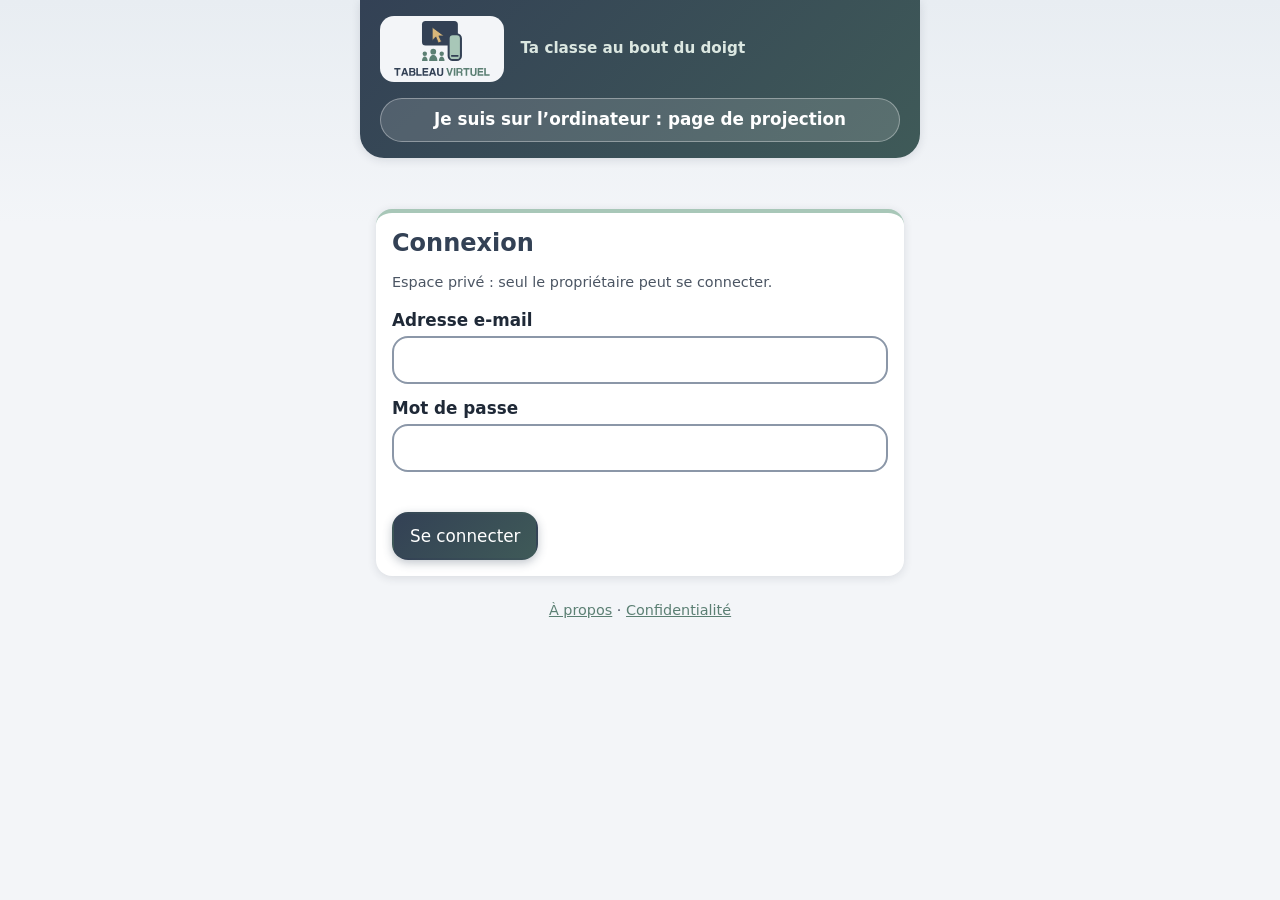
<file: index.html>
<!doctype html>
<!--
  Tableau Virtuel — télécommande (téléphone du propriétaire)
  Auteur : Tom Rougeaud · réalisé avec l’aide de l’IA : Claude Sonnet 5.5 · Licence : CC BY-NC 4.0
-->
<html lang="fr">
<head>
  <meta charset="utf-8">
  <meta name="viewport" content="width=device-width, initial-scale=1, viewport-fit=cover">
  <title>Tableau Virtuel</title>
  <meta http-equiv="Content-Security-Policy" content="default-src 'none'; script-src 'self'; style-src 'self'; img-src 'self' data: blob:; connect-src https://*.supabase.co wss://*.supabase.co; media-src blob:; manifest-src 'self'; worker-src 'self'; base-uri 'none'; form-action 'none'">
  <meta name="referrer" content="no-referrer">
  <meta name="theme-color" content="#334155">
  <link rel="manifest" href="manifest.webmanifest">
  <link rel="icon" type="image/png" href="img/icone-installation-192.png">
  <link rel="apple-touch-icon" href="img/apple-touch-icon-180.png">
  <link rel="stylesheet" href="css/style.css">
</head>
<body>
<div class="appli">
  <header class="entete">
    <img src="img/logo-icone-nom-une-ligne.svg" alt="Tableau Virtuel">
    <p class="slogan">Ta classe au bout du doigt</p>
    <a class="lien-pc" href="projection.html">Je suis sur l’ordinateur : page de projection</a>
  </header>

  <p id="msgGlobal" class="msg" role="status" aria-live="polite" title="Appuie pour fermer"></p>
  <p id="bandeauMaj" class="msg ok cache">Une nouvelle version est disponible. <button type="button" id="bMaj">Mettre à jour maintenant</button></p>

  <!-- 1. Connexion -->
  <section id="vueConnexion" class="cache" aria-labelledby="tConnexion">
    <div class="carte">
      <h1 id="tConnexion">Connexion</h1>
      <p class="petit">Espace privé : seul le propriétaire peut se connecter.</p>
      <form id="formConnexion">
        <label for="email">Adresse e-mail</label>
        <input id="email" type="email" autocomplete="username" required>
        <label for="mdp">Mot de passe</label>
        <input id="mdp" type="password" autocomplete="current-password" required>
        <p class="msg erreur" id="msgConnexion" role="alert"></p>
        <button type="submit" class="principal" id="bConnexion">Se connecter</button>
      </form>
    </div>
  </section>

  <!-- 2. Double authentification -->
  <section id="vueMfa" class="cache" aria-labelledby="tMfa">
    <div class="carte">
      <h1 id="tMfa">Double authentification</h1>
      <p class="intro-mfa">Pour protéger ton espace, chaque connexion demande un <strong>code à 6 chiffres</strong> donné par une appli d’authentification. Ce code change toutes les 30 secondes.</p>
      <div id="blocMfaCreer" class="cache qr-mfa">
        <h2>Première fois : 3 étapes</h2>
        <ol class="etapes">
          <li><strong>Installe une appli d’authentification</strong> sur ton téléphone, si tu n’en as pas : Google Authenticator, Microsoft Authenticator, 2FAS, Aegis ou ton gestionnaire de mots de passe.</li>
          <li><strong>Ajoute ce compte dans l’appli.</strong> Ouvre l’appli, appuie sur « + », puis choisis « Scanner un code QR » et vise le code ci-dessous.</li>
          <li><strong>Saisis le code à 6 chiffres</strong> que l’appli affiche pour « Tableau Virtuel », puis appuie sur « Valider ».</li>
        </ol>
        <img id="mfaQr" alt="Code QR à scanner avec l’appli d’authentification">
        <details class="aide-mfa">
          <summary>Je suis sur le téléphone qui affiche ce code : je ne peux pas le scanner</summary>
          <p>Deux solutions :</p>
          <p><a id="mfaOuvrir" class="bouton cache" href="#">Ouvrir dans mon appli d’authentification</a></p>
          <p class="petit">ou, dans l’appli, choisis « Saisir une clé de configuration » et colle cette clé :</p>
          <p class="secret-mfa" id="mfaSecret"></p>
          <button type="button" id="bMfaCopier">Copier la clé</button>
        </details>
      </div>
      <div id="blocMfaConnu" class="cache">
        <h2>Ton code du jour</h2>
        <ol class="etapes">
          <li>Ouvre ton appli d’authentification (Google Authenticator ou autre).</li>
          <li>Cherche la ligne « Tableau Virtuel ».</li>
          <li>Recopie le code à 6 chiffres ci-dessous.</li>
        </ol>
        <p class="petit">Plus d’accès à l’appli ? Appuie sur « Retour » puis demande de l’aide au propriétaire du projet.</p>
      </div>
      <form id="formMfa">
        <label for="codeMfa">Code à 6 chiffres</label>
        <input id="codeMfa" type="text" inputmode="numeric" pattern="[0-9]{6}" maxlength="6" autocomplete="one-time-code" required>
        <p class="msg erreur" id="msgMfa" role="alert"></p>
        <button type="submit" class="principal">Valider</button>
        <button type="button" id="bMfaRetour">Retour</button>
      </form>
    </div>
  </section>

  <!-- 3. Accueil -->
  <section id="vueAccueil" class="cache" aria-labelledby="tAccueil">
    <div class="carte">
      <h1 id="tAccueil">Rattacher un ordinateur</h1>
      <ol class="etapes">
        <li>Sur l’ordinateur, ouvre la page de projection.</li>
        <li>Appuie sur « Scanner le QR code » et vise l’écran de l’ordinateur.</li>
        <li>Compare le code de contrôle, puis confirme ici.</li>
      </ol>
      <button type="button" class="principal gros" id="bScanner"><span aria-hidden="true">▣</span> Scanner le QR code</button>
      <p class="petit">Le QR code seul ne permet jamais de piloter l’ordinateur : il faut ce téléphone connecté et vérifié.</p>
    </div>
    <div class="carte">
      <h2>Ordinateurs rattachés</h2>
      <ul class="liste-contenus" id="listePc"></ul>
      <p class="petit" id="aucunPc">Aucun ordinateur rattaché.</p>
      <div class="rangee">
        <button type="button" id="bActualiser">Actualiser</button>
        <button type="button" id="bToutRevoquer" class="danger">Tout révoquer</button>
      </div>
    </div>
    <div class="carte">
      <h2>Réglages</h2>
      <label for="duree">Durée d’une session</label>
      <select id="duree" autocomplete="off">
        <option value="120">2 heures</option>
        <option value="240" selected>4 heures</option>
        <option value="480">8 heures</option>
        <option value="720">12 heures (maximum)</option>
      </select>
      <p class="petit js-etat-maj" role="status" aria-live="polite"></p>
      <div class="rangee">
        <button type="button" class="js-chercher-maj">Rechercher une mise à jour</button>
        <button type="button" class="js-forcer-maj">Forcer la mise à jour</button>
        <button type="button" id="bInstaller">Installer l’appli</button>
        <button type="button" id="bExporter">Exporter mes réglages</button>
        <button type="button" id="bImporter">Importer</button>
        <input type="file" id="fichierImport" class="visuel-cache" accept="application/json,.json" autocomplete="off" tabindex="-1" aria-hidden="true">
      </div>
      <div class="rangee">
        <button type="button" id="bEffacer" class="danger">Effacer les données de cet appareil</button>
        <button type="button" id="bDeconnexion">Se déconnecter</button>
      </div>
    </div>
  </section>

  <!-- 4. Rattachement : comparaison du code de contrôle -->
  <section id="vueScanner" class="cache" aria-labelledby="tScanner">
    <div class="carte">
      <h1 id="tScanner">Scanner le QR code</h1>
      <video id="videoScan" class="video-scan" playsinline muted aria-label="Image de la caméra"></video>
      <p class="msg" id="msgScan" role="status" aria-live="polite"></p>
      <p class="petit">La caméra en direct ne s’ouvre pas ? Prends plutôt une photo du QR code :</p>
      <button type="button" id="bScanPhoto">Prendre une photo du QR code</button>
      <input type="file" id="fichierScan" class="visuel-cache" accept="image/*" capture="environment" autocomplete="off" tabindex="-1" aria-hidden="true">
      <label for="saisieLien">Ou colle ici le lien affiché sous le QR code</label>
      <input id="saisieLien" type="text" autocomplete="off" autocapitalize="off" spellcheck="false">
      <div class="rangee">
        <button type="button" id="bScanLien">Utiliser ce lien</button>
        <button type="button" class="danger" id="bScanAnnuler">Annuler</button>
      </div>
      <p class="petit">La caméra reste sur cet appareil : rien n’est enregistré ni envoyé.</p>
    </div>
  </section>
  <section id="vueRattacher" class="cache" aria-labelledby="tRattacher">
    <div class="carte">
      <h1 id="tRattacher">Vérifie le code</h1>
      <p>Regarde l’écran de l’ordinateur : il affiche un code à 4 chiffres. Saisis-le ici.</p>
      <label for="saisieCode">Code vu sur l’ordinateur</label>
      <input id="saisieCode" type="text" inputmode="numeric" pattern="[0-9]{4}" maxlength="4" autocomplete="off">
      <p class="msg" id="msgRattacher" role="status"></p>
      <div class="rangee">
        <button type="button" class="sauge" id="bIdentiques">Valider et approuver</button>
        <button type="button" class="danger" id="bDifferents">Annuler</button>
      </div>
    </div>
  </section>

  <!-- 5. Télécommande -->
  <section id="vueTelecommande" class="cache" aria-label="Télécommande">
    <div id="tele" class="tele">
      <!-- Aperçu de l’écran du PC : on pose le laser directement dessus -->
      <div class="zone-laser">
        <div class="zone-centre" id="zoneCentre">
          <div id="pave" role="application" aria-label="Aperçu de l’écran de l’ordinateur : touche ou glisse pour placer le laser ; deux doigts pour faire défiler la page">
            <div id="vue">
              <img id="apercu" alt="Aperçu de l’écran de l’ordinateur" class="cache">
              <span id="croix" class="croix cache"></span>
            </div>
            <p id="apercuTexte">Aperçu de l’écran en cours de chargement…</p>
          </div>
        </div>
        <div class="barre-clic">
          <button type="button" id="bClicG" class="principal">Clic gauche</button>
          <button type="button" id="bClicD">Clic droit</button>
          <button type="button" id="bMasquer">Masquer le laser</button>
        </div>
        <div id="barreTexte" class="barre-texte cache">
          <input id="champTexte" type="text" maxlength="500" autocomplete="off" autocapitalize="off" spellcheck="false" aria-label="Texte à écrire dans le champ affiché sur l’écran">
          <button type="button" id="bEntree">Entrée</button>
        </div>
        <p id="infoEtat" class="petit" role="status" aria-live="polite">En attente de l’ordinateur…</p>
        <p id="infoZoom" class="petit" role="status" aria-live="polite"></p>
      </div>
      <!-- Menus -->
      <div class="menu">
        <div class="onglets" role="tablist" aria-label="Menus de la télécommande">
          <button type="button" role="tab" data-onglet="nav" aria-selected="true">Navigation</button>
          <button type="button" role="tab" data-onglet="onglets" aria-selected="false">Onglets</button>
          <button type="button" role="tab" data-onglet="fav" aria-selected="false">Favoris</button>
          <button type="button" role="tab" data-onglet="opt" aria-selected="false">Options</button>
        </div>
        <div id="p-nav" class="panneau-menu">
          <div class="grille">
            <button type="button" id="bPrec">◀ Précédent</button>
            <button type="button" id="bSuiv">Suivant ▶</button>
            <button type="button" id="bContPrec">⏮ Contenu préc.</button>
            <button type="button" id="bContSuiv">Contenu suiv. ⏭</button>
            <button type="button" id="bZoomMoins">Zoom −</button>
            <button type="button" id="bZoomPlus">Zoom +</button>
            <button type="button" id="bHaut">▲ Défiler</button>
            <button type="button" id="bBas">▼ Défiler</button>
            <button type="button" id="bLecture">Lecture / pause</button>
            <button type="button" id="bNoir">Écran noir</button>
            <button type="button" id="bSautMoins">⏪ 10 s</button>
            <button type="button" id="bSautPlus">10 s ⏩</button>
          </div>
          <div id="blocPageTel" class="cache">
            <label for="champPageTel">Aller à la page <span id="totalPages"></span></label>
            <div class="rangee"><input id="champPageTel" type="number" min="1" step="1" inputmode="numeric" autocomplete="off"><button type="button" id="bAllerPageTel" class="principal">Aller</button></div>
          </div>
          <label for="champMsg">Message à l’écran</label>
          <div class="rangee"><input id="champMsg" type="text" maxlength="500" autocomplete="off"><button type="button" id="bMsg">Envoyer</button></div>
        </div>
        <div id="p-onglets" class="panneau-menu cache">
          <ul class="liste-contenus" id="listeOnglets"></ul>
          <p class="petit" id="aucunOnglet">Aucun contenu ouvert. Ouvre un site ci-dessous ou ajoute des contenus sur l’ordinateur.</p>
          <button type="button" id="bToutFermer" class="danger">Tout fermer</button>
          <label for="champUrl">Ouvrir un site</label>
          <div class="rangee"><input id="champUrl" type="url" inputmode="url" value="https://" autocomplete="off" autocapitalize="off" spellcheck="false"><button type="button" id="bUrl">Ouvrir</button></div>
          <p class="petit">« 🖥️ » : ouvert depuis le PC · « 📱 » : ouvert depuis le téléphone. Certains sites (YouTube, Google…) refusent l’affichage : utilise alors « Afficher un onglet du navigateur » sur le PC.</p>
        </div>
        <div id="p-fav" class="panneau-menu cache">
          <ul class="liste-contenus" id="listeFavoris"></ul>
          <p class="petit" id="aucunFavori">Aucun favori. Ajoute un lien ou un fichier ci-dessous : ils restent sur ce téléphone.</p>
          <div id="envoi" class="cache"><p id="envoiTexte" class="petit" role="status"></p><button type="button" id="bAnnulerEnvoi">Annuler l’envoi</button></div>
          <label for="favNom">Nom du lien (facultatif)</label>
          <input id="favNom" type="text" maxlength="60" autocomplete="off">
          <label for="favUrl">Adresse du lien</label>
          <div class="rangee"><input id="favUrl" type="url" inputmode="url" value="https://" autocomplete="off" autocapitalize="off" spellcheck="false"><button type="button" id="bAjoutLien">Ajouter</button></div>
          <div class="rangee"><button type="button" id="bAjoutFichier">Ajouter un fichier (image, PDF, HTML, vidéo)</button></div>
          <input type="file" id="favFichier" class="visuel-cache" accept=".pdf,.png,.jpg,.jpeg,.gif,.webp,.html,.htm,.mp4,.webm" autocomplete="off" tabindex="-1" aria-hidden="true">
          <p class="petit">Appuyer sur un favori l’envoie au PC (25 Mo au plus par fichier).</p>
          <h2>Suggestions</h2>
          <p class="petit">« ★ » ajoute aux favoris, « Ouvrir » l’affiche tout de suite sur le PC.</p>
          <div id="suggestions"></div>
        </div>
        <div id="p-opt" class="panneau-menu cache">
          <label for="optCote">Boutons et menus</label>
          <select id="optCote" autocomplete="off"><option value="droite">À droite (laser à gauche)</option><option value="gauche">À gauche (laser à droite)</option></select>
          <label for="optMode">Laser</label>
          <select id="optMode" autocomplete="off"><option value="relatif">Souris : le doigt déplace le laser, sans viser (conseillé)</option><option value="direct">Direct : le laser va là où je touche</option></select>
          <label for="optSens">Sensibilité de la souris <strong id="valSens">× 1.2</strong></label>
          <input type="range" id="optSens" min="0.3" max="4" step="0.1" value="1.2" autocomplete="off" aria-describedby="aideSens">
          <p id="aideSens" class="petit">Plus bas : le pointeur bouge moins vite (plus précis). Plus haut : il traverse l’écran plus vite.</p>
          <label for="optOrient">Orientation de la télécommande</label>
          <select id="optOrient" autocomplete="off"><option value="paysage">Paysage (tourne le téléphone)</option><option value="portrait">Portrait (aperçu pleine largeur)</option></select>
          <p class="petit astuce-gestes">Astuce : pose deux doigts sur l’aperçu et glisse, la page défile sur le PC.</p>
          <label class="case"><input type="checkbox" id="optTap" autocomplete="off"> Un appui bref = clic gauche</label>
          <label class="case"><input type="checkbox" id="optPlein" autocomplete="off"> Plein écran automatique (Android)</label>
          <div class="rangee"><button type="button" id="bPleinEcran">Plein écran et paysage</button></div>
          <h2>Mise à jour</h2>
          <p class="petit js-etat-maj" role="status" aria-live="polite"></p>
          <div class="rangee">
            <button type="button" class="js-chercher-maj">Rechercher une mise à jour</button>
            <button type="button" class="js-forcer-maj">Forcer la mise à jour</button>
          </div>
          <div class="rangee">
            <button type="button" id="bFin" class="danger">Terminer cette session</button>
            <button type="button" id="bRetourAccueil">Accueil</button>
          </div>
        </div>
      </div>
    </div>
  </section>

  <footer class="pied petit">
    <a href="a-propos.html">À propos</a> · <a href="confidentialite.html">Confidentialité</a>
  </footer>
</div>

<!-- Fenêtre d’installation (accessible : <dialog> gère le focus et la touche Échap) -->
<dialog id="dlgInstall" aria-labelledby="tInstall">
  <h2 id="tInstall">Installer l’appli</h2>
  <p>Ajoute Tableau Virtuel à l’écran d’accueil pour l’ouvrir comme une appli. Rien n’est envoyé à un tiers.</p>
  <div id="installIos" class="cache">
    <p>Sur iPhone et iPad (Safari) :</p>
    <svg width="160" height="60" viewBox="0 0 160 60" role="img" aria-label="Icône Partager : un carré avec une flèche vers le haut">
      <rect x="10" y="20" width="36" height="34" rx="6" fill="none" stroke="#334155" stroke-width="3"/>
      <path d="M28 40V6M18 16L28 6L38 16" fill="none" stroke="#334155" stroke-width="3" stroke-linecap="round" stroke-linejoin="round"/>
      <text x="60" y="38" font-size="14" fill="#334155" font-family="system-ui, sans-serif">Partager</text>
    </svg>
    <ol><li>Appuie sur « Partager ».</li><li>Choisis « Sur l’écran d’accueil ».</li><li>Appuie sur « Ajouter ».</li></ol>
  </div>
  <p id="installAutre" class="cache petit">Si le bouton ne fait rien, ouvre le menu du navigateur et choisis « Installer l’appli » ou « Ajouter à l’écran d’accueil ».</p>
  <div class="rangee">
    <button type="button" class="principal" id="bInstallerOui">Installer l’appli</button>
    <button type="button" id="bInstallerPlusTard">Plus tard</button>
    <button type="button" id="bInstallerJamais">Ne plus proposer</button>
  </div>
</dialog>

<script src="js/lib/supabase.js"></script>
<script src="js/lib/jsQR.js"></script>
<script src="js/config.js"></script>
<script src="js/crypto.js"></script>
<script src="js/proto.js"></script>
<script src="js/suggestions.js"></script>
<script src="js/transfert.js"></script>
<script src="js/remote.js"></script>
<script src="js/pwa.js"></script>
<script src="js/maj.js"></script>
</body>
</html>
</file>
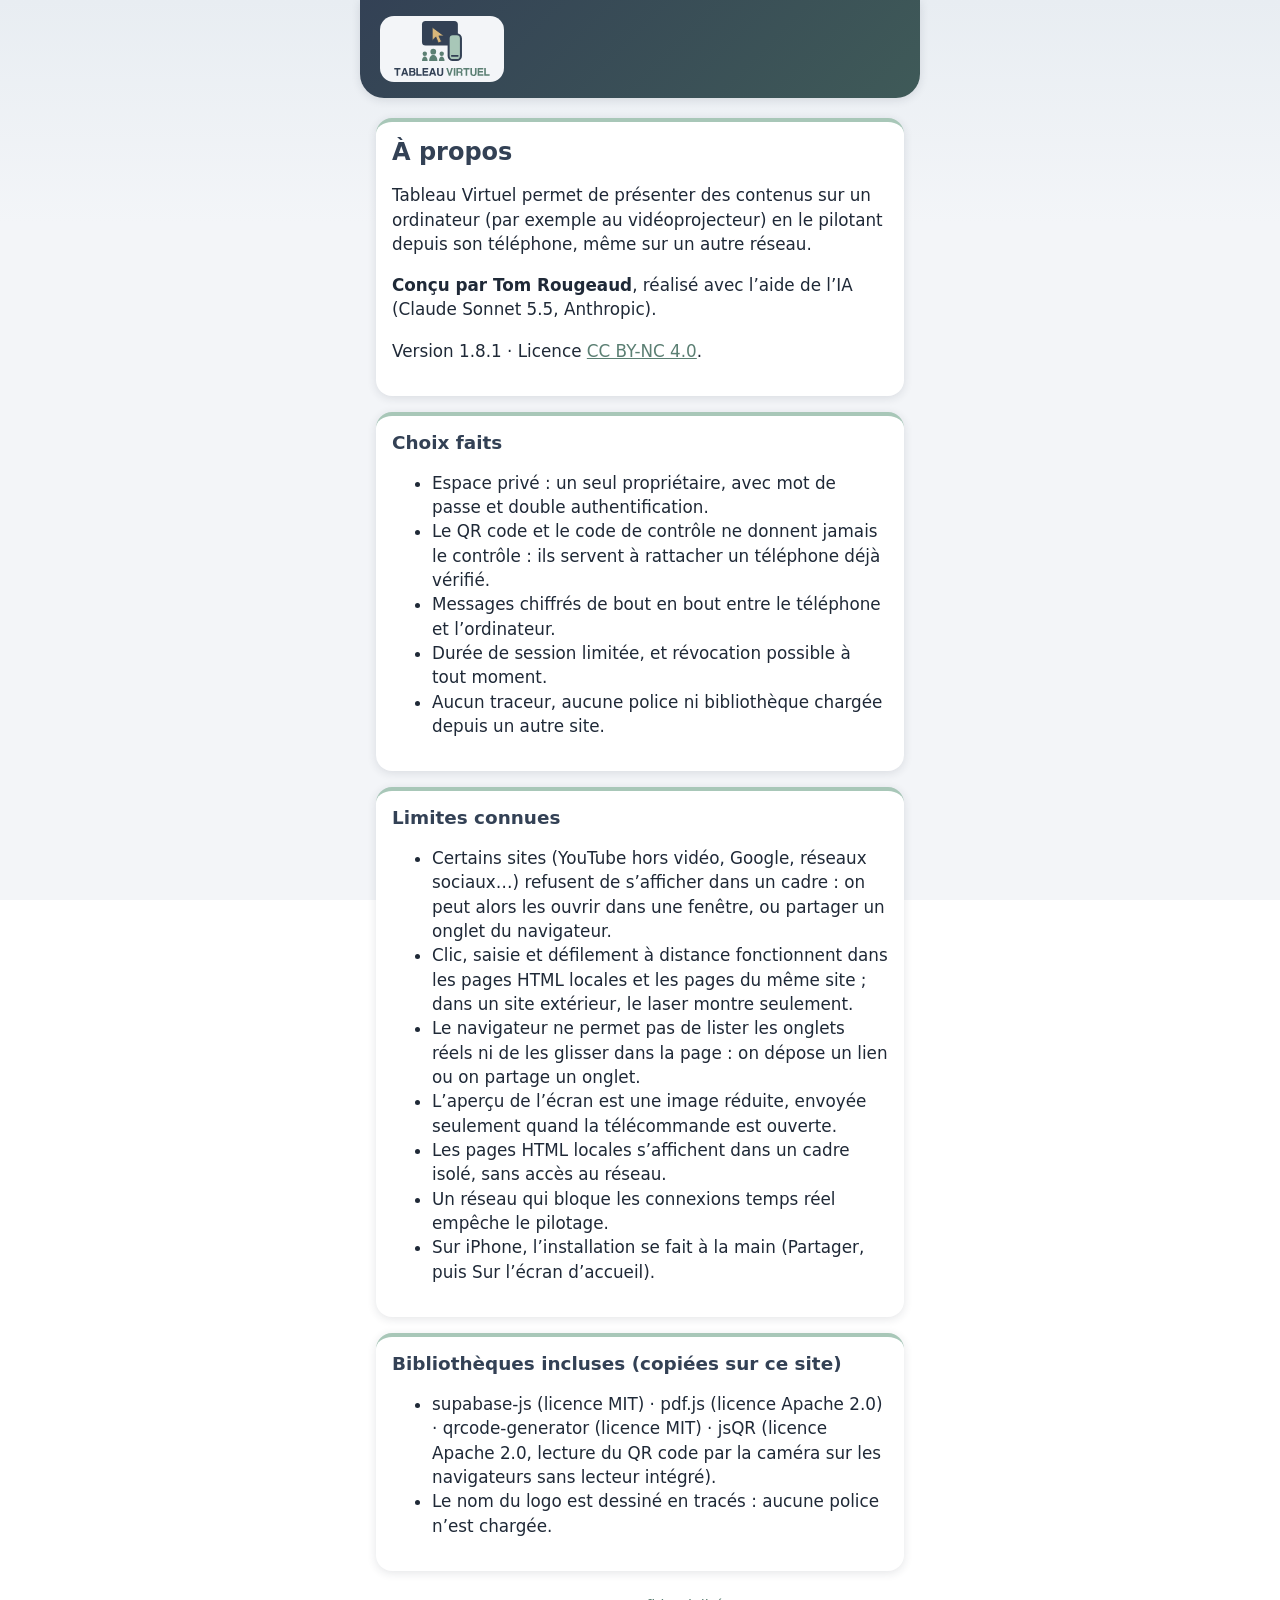
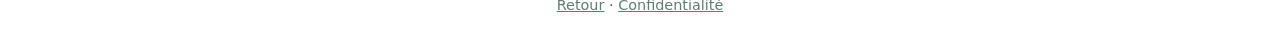
<file: a-propos.html>
<!doctype html>
<!--
  Tableau Virtuel — page « À propos »
  Auteur : Tom Rougeaud · réalisé avec l’aide de l’IA : Claude Sonnet 5.5 · Licence : CC BY-NC 4.0
-->
<html lang="fr">
<head>
  <meta charset="utf-8">
  <meta name="viewport" content="width=device-width, initial-scale=1">
  <title>À propos — Tableau Virtuel</title>
  <meta http-equiv="Content-Security-Policy" content="default-src 'none'; img-src 'self'; style-src 'self'; base-uri 'none'; form-action 'none'">
  <link rel="stylesheet" href="css/style.css">
</head>
<body>
<main class="appli">
  <header class="entete"><img src="img/logo-icone-nom-une-ligne.svg" alt="Tableau Virtuel"></header>
  <div class="carte">
    <h1>À propos</h1>
    <p>Tableau Virtuel permet de présenter des contenus sur un ordinateur (par exemple au vidéoprojecteur) en le pilotant depuis son téléphone, même sur un autre réseau.</p>
    <p><strong>Conçu par Tom Rougeaud</strong>, réalisé avec l’aide de l’IA (Claude Sonnet 5.5, Anthropic).</p>
    <p>Version 1.8.1 · Licence <a href="https://creativecommons.org/licenses/by-nc/4.0/deed.fr">CC BY-NC 4.0</a>.</p>
  </div>
  <div class="carte">
    <h2>Choix faits</h2>
    <ul>
      <li>Espace privé : un seul propriétaire, avec mot de passe et double authentification.</li>
      <li>Le QR code et le code de contrôle ne donnent jamais le contrôle : ils servent à rattacher un téléphone déjà vérifié.</li>
      <li>Messages chiffrés de bout en bout entre le téléphone et l’ordinateur.</li>
      <li>Durée de session limitée, et révocation possible à tout moment.</li>
      <li>Aucun traceur, aucune police ni bibliothèque chargée depuis un autre site.</li>
    </ul>
  </div>
  <div class="carte">
    <h2>Limites connues</h2>
    <ul>
      <li>Certains sites (YouTube hors vidéo, Google, réseaux sociaux…) refusent de s’afficher dans un cadre : on peut alors les ouvrir dans une fenêtre, ou partager un onglet du navigateur.</li>
      <li>Clic, saisie et défilement à distance fonctionnent dans les pages HTML locales et les pages du même site ; dans un site extérieur, le laser montre seulement.</li>
      <li>Le navigateur ne permet pas de lister les onglets réels ni de les glisser dans la page : on dépose un lien ou on partage un onglet.</li>
      <li>L’aperçu de l’écran est une image réduite, envoyée seulement quand la télécommande est ouverte.</li>
      <li>Les pages HTML locales s’affichent dans un cadre isolé, sans accès au réseau.</li>
      <li>Un réseau qui bloque les connexions temps réel empêche le pilotage.</li>
      <li>Sur iPhone, l’installation se fait à la main (Partager, puis Sur l’écran d’accueil).</li>
    </ul>
  </div>
  <div class="carte">
    <h2>Bibliothèques incluses (copiées sur ce site)</h2>
    <ul>
      <li>supabase-js (licence MIT) · pdf.js (licence Apache 2.0) · qrcode-generator (licence MIT) · jsQR (licence Apache 2.0, lecture du QR code par la caméra sur les navigateurs sans lecteur intégré).</li>
      <li>Le nom du logo est dessiné en tracés : aucune police n’est chargée.</li>
    </ul>
  </div>
  <p class="pied petit"><a href="index.html">Retour</a> · <a href="confidentialite.html">Confidentialité</a></p>
</main>
</body>
</html>
</file>
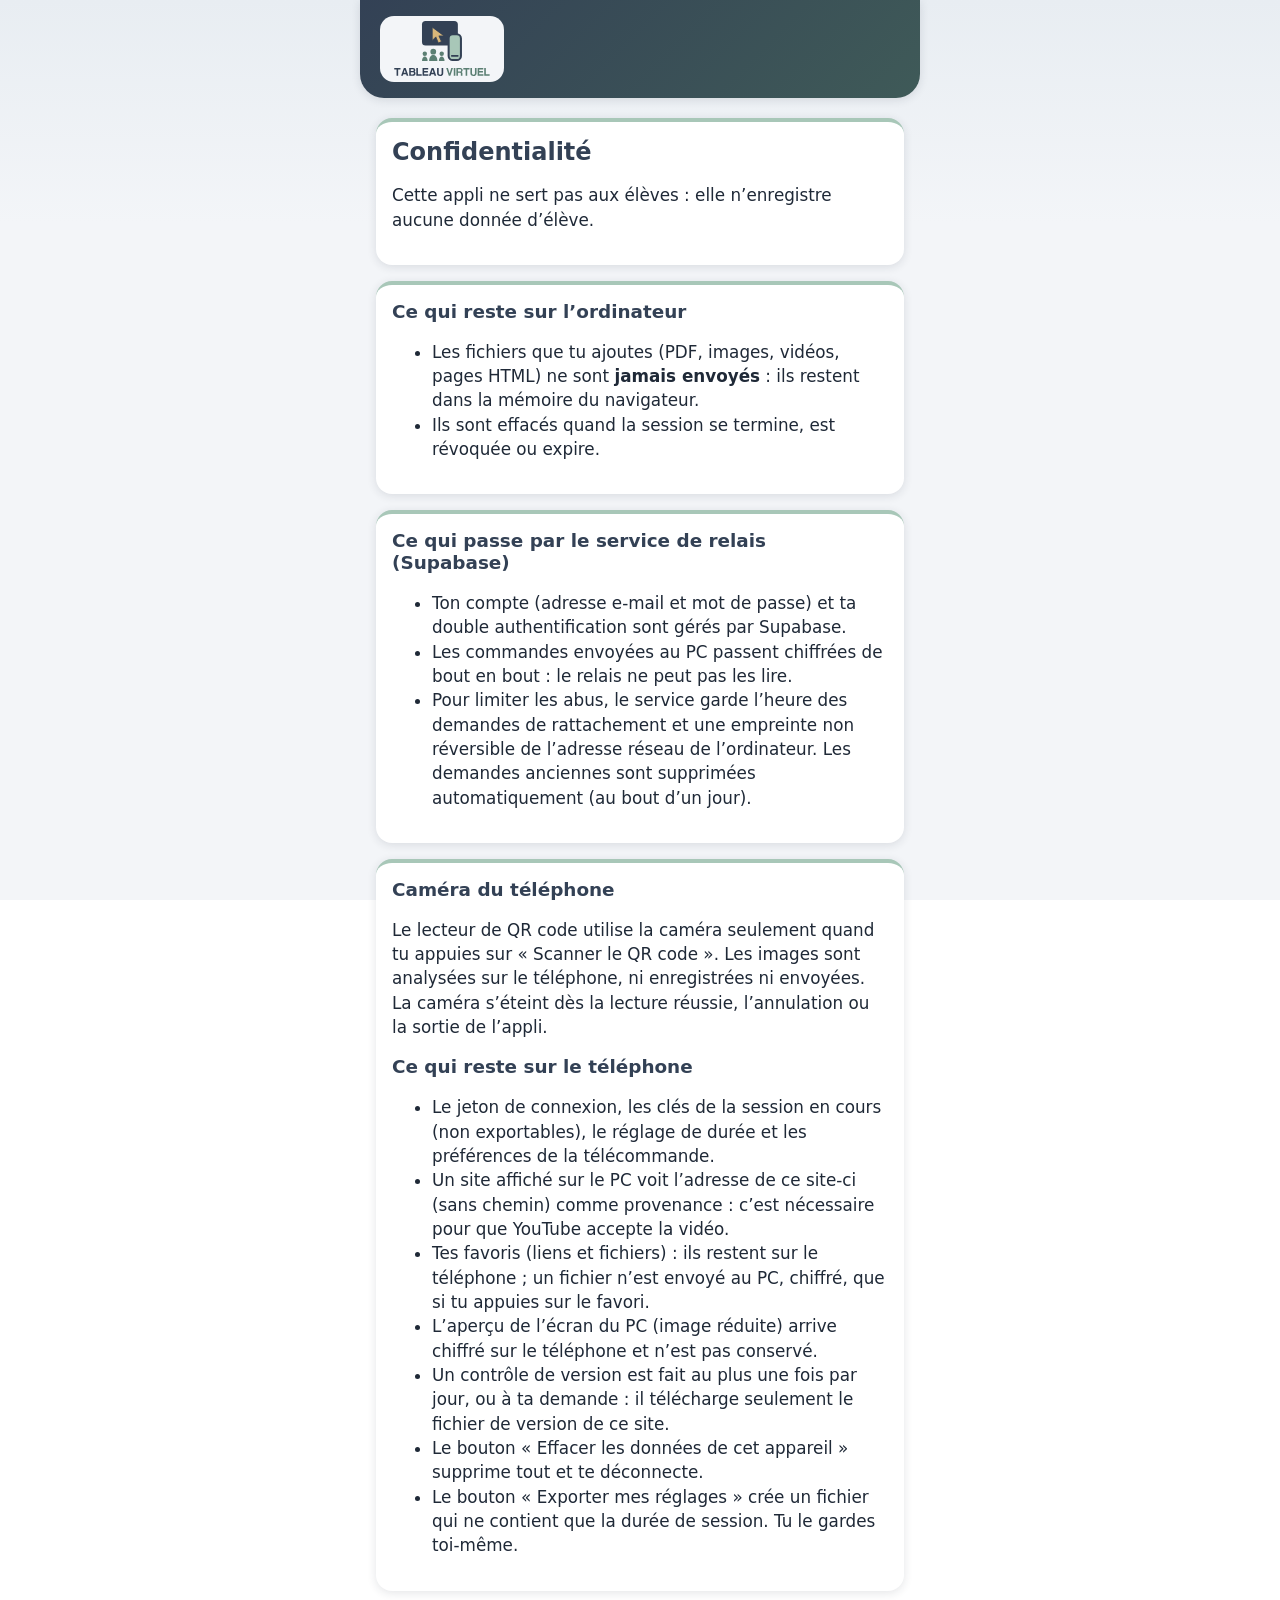
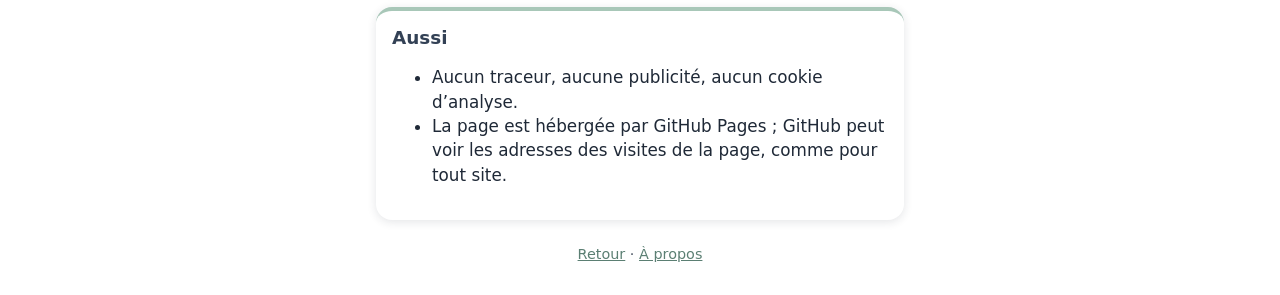
<file: confidentialite.html>
<!doctype html>
<!--
  Tableau Virtuel — page « Confidentialité »
  Auteur : Tom Rougeaud · réalisé avec l’aide de l’IA : Claude Sonnet 5.5 · Licence : CC BY-NC 4.0
-->
<html lang="fr">
<head>
  <meta charset="utf-8">
  <meta name="viewport" content="width=device-width, initial-scale=1">
  <title>Confidentialité — Tableau Virtuel</title>
  <meta http-equiv="Content-Security-Policy" content="default-src 'none'; img-src 'self'; style-src 'self'; base-uri 'none'; form-action 'none'">
  <link rel="stylesheet" href="css/style.css">
</head>
<body>
<main class="appli">
  <header class="entete"><img src="img/logo-icone-nom-une-ligne.svg" alt="Tableau Virtuel"></header>
  <div class="carte">
    <h1>Confidentialité</h1>
    <p>Cette appli ne sert pas aux élèves : elle n’enregistre aucune donnée d’élève.</p>
  </div>
  <div class="carte">
    <h2>Ce qui reste sur l’ordinateur</h2>
    <ul>
      <li>Les fichiers que tu ajoutes (PDF, images, vidéos, pages HTML) ne sont <strong>jamais envoyés</strong> : ils restent dans la mémoire du navigateur.</li>
      <li>Ils sont effacés quand la session se termine, est révoquée ou expire.</li>
    </ul>
  </div>
  <div class="carte">
    <h2>Ce qui passe par le service de relais (Supabase)</h2>
    <ul>
      <li>Ton compte (adresse e-mail et mot de passe) et ta double authentification sont gérés par Supabase.</li>
      <li>Les commandes envoyées au PC passent chiffrées de bout en bout : le relais ne peut pas les lire.</li>
      <li>Pour limiter les abus, le service garde l’heure des demandes de rattachement et une empreinte non réversible de l’adresse réseau de l’ordinateur. Les demandes anciennes sont supprimées automatiquement (au bout d’un jour).</li>
    </ul>
  </div>
  <div class="carte">
    <h2>Caméra du téléphone</h2>
    <p>Le lecteur de QR code utilise la caméra seulement quand tu appuies sur « Scanner le QR code ». Les images sont analysées sur le téléphone, ni enregistrées ni envoyées. La caméra s’éteint dès la lecture réussie, l’annulation ou la sortie de l’appli.</p>
    <h2>Ce qui reste sur le téléphone</h2>
    <ul>
      <li>Le jeton de connexion, les clés de la session en cours (non exportables), le réglage de durée et les préférences de la télécommande.</li>
      <li>Un site affiché sur le PC voit l’adresse de ce site-ci (sans chemin) comme provenance : c’est nécessaire pour que YouTube accepte la vidéo.</li>
      <li>Tes favoris (liens et fichiers) : ils restent sur le téléphone ; un fichier n’est envoyé au PC, chiffré, que si tu appuies sur le favori.</li>
      <li>L’aperçu de l’écran du PC (image réduite) arrive chiffré sur le téléphone et n’est pas conservé.</li>
      <li>Un contrôle de version est fait au plus une fois par jour, ou à ta demande : il télécharge seulement le fichier de version de ce site.</li>
      <li>Le bouton « Effacer les données de cet appareil » supprime tout et te déconnecte.</li>
      <li>Le bouton « Exporter mes réglages » crée un fichier qui ne contient que la durée de session. Tu le gardes toi-même.</li>
    </ul>
  </div>
  <div class="carte">
    <h2>Aussi</h2>
    <ul>
      <li>Aucun traceur, aucune publicité, aucun cookie d’analyse.</li>
      <li>La page est hébergée par GitHub Pages ; GitHub peut voir les adresses des visites de la page, comme pour tout site.</li>
    </ul>
  </div>
  <p class="pied petit"><a href="index.html">Retour</a> · <a href="a-propos.html">À propos</a></p>
</main>
</body>
</html>
</file>
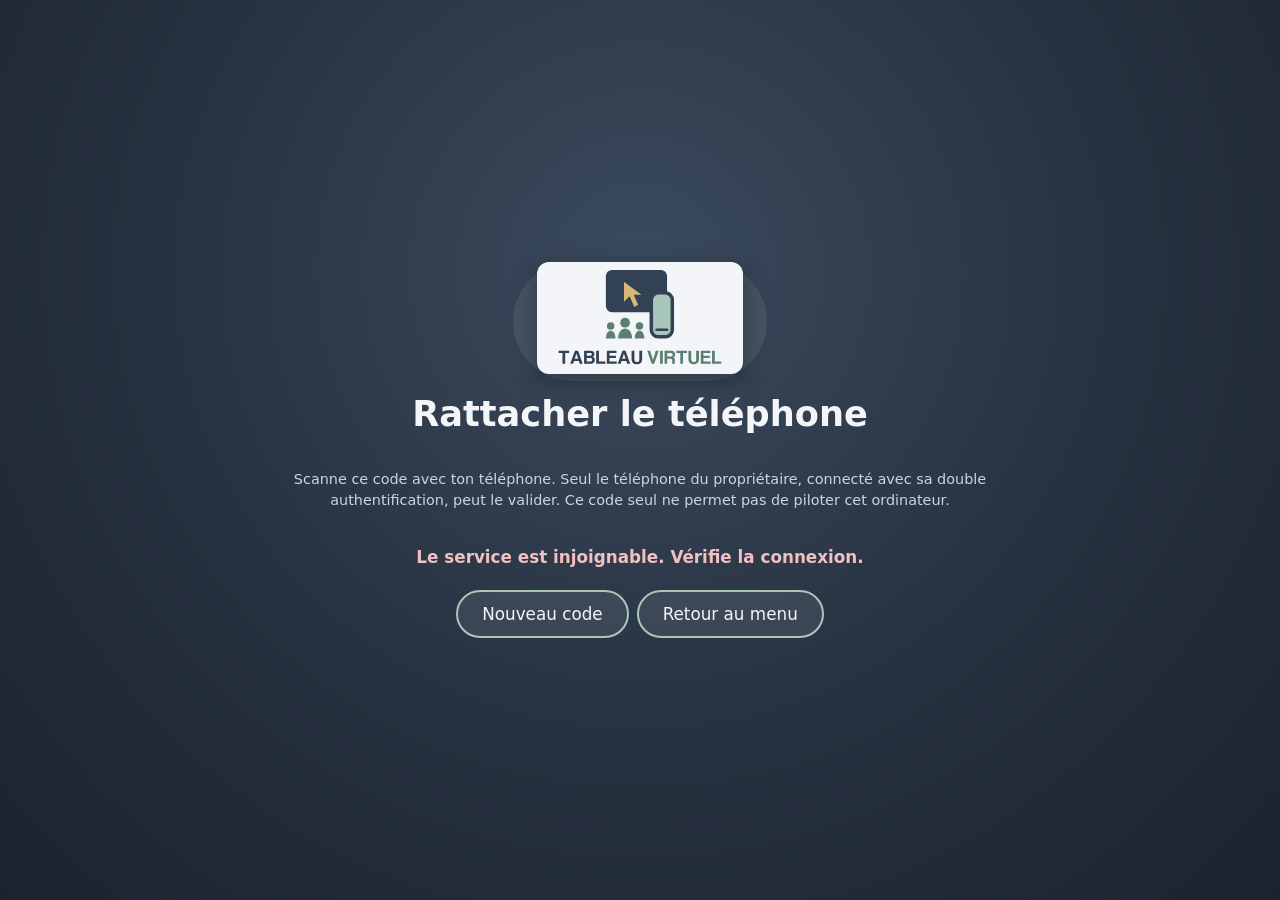
<file: projection.html>
<!doctype html>
<!--
  Tableau Virtuel — page de projection (PC, sans compte)
  Auteur : Tom Rougeaud · réalisé avec l’aide de l’IA : Claude Sonnet 5.5 · Licence : CC BY-NC 4.0
-->
<html lang="fr">
<head>
  <meta charset="utf-8">
  <meta name="viewport" content="width=device-width, initial-scale=1">
  <title>Tableau Virtuel — projection</title>
  <!-- Politique de sécurité : aucune ressource distante, sauf le relais Supabase -->
  <meta http-equiv="Content-Security-Policy" content="default-src 'none'; script-src 'self'; style-src 'self'; img-src 'self' data: blob:; media-src blob:; connect-src https://*.supabase.co wss://*.supabase.co blob:; frame-src 'self' https:; worker-src 'self' blob:; base-uri 'none'; form-action 'none'">
  <meta name="referrer" content="no-referrer">
  <link rel="icon" type="image/png" href="img/icone-installation-192.png">
  <link rel="stylesheet" href="css/style.css">
</head>
<body class="projection">
  <!-- Zone d’affichage des contenus -->
  <main id="scene" aria-live="polite"></main>
  <div id="vide">Aucun contenu. Utilise « Ajouter des contenus » ou glisse des fichiers ici.</div>
  <div id="laser" aria-hidden="true"></div>
  <div id="noir" aria-hidden="true"></div>
  <div id="bandeau" role="status"></div>
  <p id="bandeauMaj" class="cache" role="status">Nouvelle version prête. <button type="button" id="bMaj">Mettre à jour maintenant</button></p>

  <!-- Barre d’outils (se masque toute seule) -->
  <div id="barre">
    <button type="button" id="bLogo" class="logo-barre" title="Retour au menu" aria-label="Retour au menu"><img src="img/logo-icone.svg" alt=""></button>
    <button type="button" id="bAjouter">Ajouter des contenus</button>
    <button type="button" id="bContenus" aria-expanded="false" aria-controls="panneau">Contenus (0)</button>
    <button type="button" id="bPleinEcran">Plein écran</button>
    <button type="button" id="bApercuBarre">Aperçu téléphone</button>
    <button type="button" id="bRattacher">Rattacher le téléphone</button>
    <span class="statut" id="statut">Téléphone non rattaché</span>
    <input type="file" id="fichiers" class="visuel-cache" multiple autocomplete="off" tabindex="-1" aria-hidden="true"
           accept=".pdf,.png,.jpg,.jpeg,.gif,.webp,.svg,.mp4,.webm,.ogg,.html,.htm">
  </div>

  <!-- Panneau des contenus ouverts (PC et téléphone) -->
  <aside id="panneau" class="cache" aria-label="Contenus ouverts">
    <h2>Contenus ouverts</h2>
    <ul id="listeContenus" class="liste-panneau"></ul>
    <p class="petit" id="aucunContenu">Aucun contenu ouvert.</p>
    <label for="champAdresse">Ajouter un site (https)</label>
    <div class="rangee"><input id="champAdresse" type="url" value="https://" autocomplete="off"><button type="button" id="bAjouterAdresse">Ajouter</button></div>
    <p class="petit">Tu peux aussi glisser une adresse ou un fichier sur la page.</p>
    <button type="button" id="bEcran">Afficher un onglet du navigateur</button>
    <button type="button" id="bApercu">Aperçu de l’écran sur le téléphone</button>
    <div id="blocPage" class="cache">
      <label for="champPage">Aller à la page</label>
      <div class="rangee"><input id="champPage" type="number" min="1" step="1" inputmode="numeric" autocomplete="off"><button type="button" id="bAllerPage">Aller</button></div>
      <p id="infoPage" class="petit"></p>
    </div>
    <button type="button" id="bToutFermer" class="danger">Tout fermer</button>
    <p class="petit js-etat-maj" role="status" aria-live="polite"></p>
    <button type="button" class="js-chercher-maj">Rechercher une mise à jour</button>
    <button type="button" class="js-forcer-maj">Forcer la mise à jour</button>
  </aside>
  <video id="apercuVideo" class="visuel-cache" muted playsinline aria-hidden="true" tabindex="-1"></video>

  <!-- Écran de rattachement : le QR code ne donne JAMAIS le contrôle -->
  <section id="attente" aria-labelledby="titreAttente">
    <button type="button" id="bLogoAttente" class="logo-bouton" title="Retour au menu" aria-label="Retour au menu"><img class="logo" src="img/logo-icone-nom-une-ligne.svg" alt="Tableau Virtuel"></button>
    <h1 id="titreAttente">Rattacher le téléphone</h1>
    <img id="qr" class="qr cache" alt="QR code de rattachement">
    <details id="blocLien" class="cache"><summary>Le QR code ne se lit pas ? Afficher le lien</summary><p class="petit lien-qr" id="lienQr"></p></details>
    <div id="blocCode" class="cache">
      <p>Code de contrôle : saisis-le sur le téléphone pour approuver le rattachement.</p>
      <div class="code-controle" id="codeControle" aria-live="polite"></div>
    </div>
    <p class="petit" id="aide">Scanne ce code avec ton téléphone. Seul le téléphone du propriétaire, connecté avec sa double authentification, peut le valider. Ce code seul ne permet pas de piloter cet ordinateur.</p>
    <p class="msg" id="msgAttente" role="status"></p>
    <div class="rangee">
      <button type="button" id="bRegenerer">Nouveau code</button>
      <button type="button" id="bFermerAttente">Retour au menu</button>
      <button type="button" id="bDetacher" class="cache">Détacher et rattacher un autre téléphone</button>
    </div>
  </section>

  <script src="js/lib/supabase.js"></script>
  <script src="js/lib/qrcode.js"></script>
  <script src="js/lib/pdf.min.js"></script>
  <script src="js/config.js"></script>
  <script src="js/crypto.js"></script>
  <script src="js/proto.js"></script>
  <script src="js/clic.js"></script>
  <script src="js/transfert.js"></script>
  <script src="js/projection.js"></script>
  <script src="js/maj.js"></script>
</body>
</html>
</file>
<file: css/style.css>
/* ============================================================
 * Tableau Virtuel — feuille de style commune (PC et téléphone)
 * Auteur : Tom Rougeaud · réalisé avec l’aide de l’IA : Claude Sonnet 5.5
 * Licence : CC BY-NC 4.0
 * Palette « Ardoise et sauge » (aucune couleur vive) ; polices système uniquement.
 * ============================================================ */
:root {
  --ardoise: #334155;
  --ardoise-fonce: #1f2937;
  --sauge: #5b7f73;
  --sauge-clair: #a8c7b8;
  --or: #d9b779;
  --clair: #f3f5f8;
  --texte: #1f2937;
  --erreur: #9a3b3b;
  --rayon: 16px;
  --ombre: 0 2px 10px rgba(31, 41, 55, .12);
  --degrade: linear-gradient(135deg, #334155 0%, #3f5a58 100%);   /* ardoise vers sauge profond */
  --police: system-ui, -apple-system, "Segoe UI", Roboto, Arial, sans-serif;
}
* { box-sizing: border-box; }
html, body { margin: 0; height: 100%; }
body { font-family: var(--police); color: var(--texte); background: var(--clair); font-size: 1.05rem; line-height: 1.45; }
h1, h2 { margin: 0 0 .5rem; color: var(--ardoise); line-height: 1.2; }
a { color: var(--sauge); }
.cache { display: none !important; }
.visuel-cache { position: absolute; left: -9999px; }

/* Boutons : zones tactiles d’au moins 44 px, focus bien visible */
button, .bouton {
  font: inherit; min-height: 48px; min-width: 48px; padding: .6rem 1rem; border-radius: var(--rayon);
  border: 2px solid var(--ardoise); background: #fff; color: var(--ardoise); cursor: pointer;
}
button.principal { background: var(--ardoise); color: #fff; }
button.sauge { background: var(--sauge); border-color: var(--sauge); color: #fff; }
button.danger { border-color: var(--erreur); color: var(--erreur); }
button:disabled { opacity: .5; cursor: not-allowed; }
button:focus-visible, input:focus-visible, a:focus-visible, textarea:focus-visible { outline: 3px solid var(--or); outline-offset: 2px; }
input, textarea, select {
  font: inherit; width: 100%; min-height: 48px; padding: .5rem .75rem; border-radius: var(--rayon);
  border: 2px solid #8b97a8; background: #fff; color: var(--texte);
}
label { display: block; font-weight: 600; margin: .75rem 0 .25rem; }
.carte { background: #fff; border-radius: var(--rayon); padding: 1rem; margin: 0 0 1rem; box-shadow: 0 1px 4px rgba(31, 41, 55, .15); }
.msg { min-height: 1.4em; margin: .5rem 0; }
.msg.erreur { color: var(--erreur); font-weight: 600; }
.msg.ok { color: var(--sauge); font-weight: 600; }
.petit { font-size: .9rem; color: #4b5563; }
.rangee { display: flex; gap: .5rem; flex-wrap: wrap; align-items: center; }
.rangee > * { flex: 1 1 auto; }

/* ---------- Téléphone ---------- */
.appli { max-width: 560px; margin: 0 auto; padding: 1rem; padding-bottom: calc(1rem + env(safe-area-inset-bottom)); }
.entete { display: flex; align-items: center; gap: .75rem; margin-bottom: 1rem; }
.entete img { height: 44px; width: auto; }
.pied { margin-top: 1.5rem; text-align: center; }
.code-controle { font-size: 3rem; letter-spacing: .3rem; font-weight: 700; text-align: center; color: var(--ardoise); margin: .5rem 0; }
.grille { display: grid; grid-template-columns: 1fr 1fr; gap: .5rem; }
.grille button { min-height: 64px; font-weight: 600; }
.pave {
  aspect-ratio: 16 / 9; border-radius: var(--rayon); background: var(--ardoise); color: var(--clair); display: flex;
  align-items: center; justify-content: center; touch-action: none; user-select: none; -webkit-user-select: none; text-align: center; padding: 1rem;
}
.pave.actif { background: var(--sauge); }
.liste-contenus { list-style: none; margin: 0; padding: 0; }
.liste-contenus li button { width: 100%; text-align: left; margin-bottom: .4rem; overflow: hidden; text-overflow: ellipsis; white-space: nowrap; }
.liste-contenus li button[aria-current="true"] { background: var(--sauge); border-color: var(--sauge); color: #fff; }
.qr-mfa img { width: 220px; height: 220px; background: #fff; padding: 8px; border-radius: 8px; }
.secret-mfa { word-break: break-all; font-family: ui-monospace, Consolas, monospace; background: #e5e9ef; padding: .4rem; border-radius: 8px; }

/* ---------- PC (projection) ---------- */
body.projection { background: var(--ardoise-fonce); color: var(--clair); overflow: hidden; }
#scene { position: fixed; inset: 0; overflow: auto; display: flex; background: var(--ardoise-fonce); }
#scene > * { margin: auto; }
#scene img, #scene video { max-width: 100%; max-height: 100%; object-fit: contain; }
#scene iframe { width: 100%; height: 100%; border: 0; background: #fff; margin: 0; }
#scene canvas { background: #fff; display: block; }
#attente {
  position: fixed; inset: 0; z-index: 20; background: var(--ardoise-fonce); display: flex; flex-direction: column;
  align-items: center; justify-content: center; text-align: center; padding: 1rem; gap: .5rem;
}
#attente .logo { height: 70px; background: var(--clair); padding: .5rem 1rem; border-radius: 12px; box-sizing: content-box; }
#attente img.qr { width: min(46vh, 380px); height: min(46vh, 380px); background: #fff; padding: 12px; border-radius: 12px; image-rendering: pixelated; }
#attente .code-controle { color: var(--or); font-size: 5rem; }
#attente h1 { color: var(--clair); }
#attente .petit { color: #cbd5e1; max-width: 46rem; }
#attente button { background: transparent; color: var(--clair); border-color: var(--sauge-clair); }
#vide { position: fixed; inset: 0; display: flex; align-items: center; justify-content: center; text-align: center; padding: 2rem; color: #cbd5e1; pointer-events: none; }
#laser { position: fixed; z-index: 10; width: 44px; height: 44px; margin: -22px 0 0 -22px; pointer-events: none; display: none; }
#laser::before, #laser::after { content: ""; position: absolute; background: #c62828; border-radius: 2px; box-shadow: 0 0 0 1.5px #fff; }
#laser::before { left: 50%; top: 0; width: 4px; height: 100%; margin-left: -2px; }
#laser::after { top: 50%; left: 0; height: 4px; width: 100%; margin-top: -2px; }
#laser.clic { animation: clic .35s ease-out; }
@keyframes clic { from { transform: scale(1.8); opacity: .5; } to { transform: scale(1); opacity: 1; } }
#noir { position: fixed; inset: 0; z-index: 15; background: #000; display: none; }
#bandeau { position: fixed; left: 0; right: 0; bottom: 0; z-index: 12; padding: 1rem 2rem; background: rgba(31, 41, 55, .92); color: #fff; font-size: 2.2rem; text-align: center; display: none; }
#barre { position: fixed; top: 0; left: 0; right: 0; z-index: 14; display: flex; gap: .5rem; padding: .5rem; background: rgba(31, 41, 55, .9); transition: opacity .3s; }
#barre.discret { opacity: 0; }
#barre button { background: transparent; color: var(--clair); border-color: var(--sauge-clair); min-height: 44px; }
#barre .statut { margin-left: auto; align-self: center; color: var(--sauge-clair); }

#panneau { position: fixed; top: 0; right: 0; bottom: 0; width: min(380px, 92vw); z-index: 16; background: rgba(31, 41, 55, .97); color: var(--clair); padding: 3.5rem 1rem 1rem; overflow: auto; }
#panneau h2 { color: var(--clair); }
#panneau label { color: var(--clair); }
#panneau button { background: transparent; color: var(--clair); border-color: var(--sauge-clair); width: 100%; margin-top: .5rem; }
#panneau .rangee button { width: auto; margin-top: 0; }
#panneau button.danger { color: #f0b4b4; border-color: #f0b4b4; }
#panneau .petit { color: #cbd5e1; }
.liste-panneau { list-style: none; margin: 0 0 .5rem; padding: 0; }
.liste-panneau li { display: flex; gap: .3rem; margin-bottom: .3rem; }
#panneau .liste-panneau button { margin: 0; width: auto; min-width: 44px; }
#panneau .liste-panneau button.nom { flex: 1; text-align: left; overflow: hidden; text-overflow: ellipsis; white-space: nowrap; }
#panneau .liste-panneau button[aria-current="true"] { background: var(--sauge); border-color: var(--sauge); }

@media (prefers-reduced-motion: reduce) { * { transition: none !important; animation: none !important; } }

/* Bandeau de mise à jour forcée (page de projection) */
#bandeauMaj { position: fixed; top: 0; left: 0; right: 0; z-index: 13; margin: 0; padding: .5rem 1rem; background: #1f3a5f; color: #fff; text-align: center; }
#bandeauMaj.cache { display: none; }

/* Carte « site qui refuse l’affichage » (PC) */
.carte-refus { max-width: 40rem; padding: 2rem; text-align: center; color: var(--clair); }
.carte-refus h2 { color: var(--clair); }
.carte-refus button { display: block; width: 100%; margin: .6rem 0; background: transparent; color: var(--clair); border-color: var(--sauge-clair); font-size: 1.2rem; }
.carte-refus .petit { color: #cbd5e1; }

/* ---------- Télécommande : aperçu + laser, menus, paysage ---------- */
body.tele-actif .entete, body.tele-actif .pied { display: none; }
body.tele-actif .appli { max-width: none; padding: .5rem; }
.tele { display: flex; flex-direction: column; gap: .5rem; }
.zone-laser { display: flex; flex-direction: column; gap: .4rem; min-width: 0; }
.zone-centre { display: flex; align-items: center; justify-content: center; height: min(60vw, 40dvh); background: var(--ardoise-fonce); border-radius: var(--rayon); }
#pave {
  position: relative; background: var(--ardoise); color: var(--clair); border-radius: 8px; overflow: hidden;
  touch-action: none; user-select: none; -webkit-user-select: none; -webkit-touch-callout: none; display: flex; align-items: center; justify-content: center; text-align: center;
}
#pave img { position: absolute; inset: 0; width: 100%; height: 100%; object-fit: fill; pointer-events: none; -webkit-user-drag: none; }
#apercuTexte { margin: 0; padding: .5rem; }
.croix { position: absolute; width: 30px; height: 30px; margin: -15px 0 0 -15px; pointer-events: none; }
.croix::before, .croix::after { content: ""; position: absolute; background: #c62828; border-radius: 2px; box-shadow: 0 0 0 1.5px #fff; }
.croix::before { left: 50%; top: 0; width: 3px; height: 100%; margin-left: -1.5px; }
.croix::after { top: 50%; left: 0; height: 3px; width: 100%; margin-top: -1.5px; }
.barre-clic { display: flex; gap: .4rem; }
.barre-clic button { flex: 1; min-height: 52px; font-weight: 600; }
.barre-texte { display: flex; gap: .4rem; }
.barre-texte input { flex: 1; min-width: 0; font-size: 1rem; }
.menu { min-width: 0; }
.onglets { display: flex; gap: .25rem; margin-bottom: .5rem; }
.onglets button { flex: 1; padding: .4rem .2rem; font-size: .9rem; }
.onglets button[aria-selected="true"] { background: var(--sauge); border-color: var(--sauge); color: #fff; }
.panneau-menu { background: #fff; border-radius: var(--rayon); padding: .75rem; }
.panneau-menu .grille button { min-height: 52px; }
.liste-contenus li { display: flex; gap: .3rem; margin-bottom: .3rem; }
.liste-contenus li button { margin-bottom: 0; width: auto; }
.liste-contenus li button.nom { flex: 1; min-width: 0; }
label.case { display: flex; align-items: center; gap: .5rem; font-weight: 600; }
label.case input { width: 1.4rem; height: 1.4rem; }
/* Disposition « paysage » : classe .h posée par le script (téléphone à plat, ou affichage pivoté) */
.tele.h { flex-direction: row; height: calc(100dvh - 1rem); align-items: stretch; }
.tele.h.inverse { flex-direction: row-reverse; }
.tele.h .zone-laser { flex: 1 1 62%; }
.tele.h .zone-centre { flex: 1; height: auto; min-height: 0; }
.tele.h .menu { flex: 0 0 36%; max-width: 360px; overflow-y: auto; }
.tele.h .barre-clic button { min-height: 44px; }
/* Affichage pivoté d’un quart de tour (téléphone tenu en portrait, mode Paysage) */
.tele.pivote { position: fixed; top: 0; left: 0; z-index: 5; margin: 0; padding: .5rem; background: var(--clair); transform-origin: 0 0; transform: translateX(var(--lw, 100vw)) rotate(90deg); }
#suggestions h3 { margin: .75rem 0 .3rem; font-size: 1rem; color: var(--ardoise); }

/* En télécommande, les messages passent par-dessus (ils ne prennent pas de place) */
body.tele-actif #msgGlobal, body.tele-actif #bandeauMaj { position: fixed; left: .5rem; right: .5rem; bottom: .5rem; z-index: 30; margin: 0; padding: .5rem .75rem; background: #fff; border-radius: 10px; box-shadow: 0 2px 8px rgba(31, 41, 55, .35); }
body.tele-actif #msgGlobal:empty, body.tele-actif #bandeauMaj.cache { display: none; }
.onglets button { font-size: .8rem; padding: .4rem .1rem; }

/* Lecteur de QR code intégré (téléphone) */
.video-scan { width: 100%; max-height: 60vh; background: #111827; border-radius: var(--rayon); object-fit: cover; }
.lien-qr { word-break: break-all; user-select: all; max-width: 46rem; }

/* ============================================================
 * Habillage 1.4 : plus chaleureux, toujours sobre (aucune couleur vive)
 * ============================================================ */
body { background: linear-gradient(180deg, #e8edf2 0, #f3f5f8 14rem); background-attachment: fixed; }
.entete { background: var(--degrade); margin: -1rem -1rem 1.25rem; padding: 1rem 1.25rem; border-radius: 0 0 24px 24px; box-shadow: var(--ombre); gap: 1rem; }
.entete img { height: 56px; background: #f3f5f8; padding: .3rem .7rem; border-radius: 14px; box-sizing: content-box; }
.slogan { margin: 0; color: #dbe7e1; font-weight: 600; font-size: .95rem; line-height: 1.25; }
.carte { box-shadow: var(--ombre); border-top: 4px solid var(--sauge-clair); }
.carte h1 { font-size: 1.5rem; }
.carte h2 { font-size: 1.15rem; }
button { transition: transform .12s, box-shadow .12s, background-color .12s; }
button:active:not(:disabled) { transform: scale(.97); }
button.principal { background: var(--degrade); border-color: transparent; box-shadow: 0 3px 10px rgba(51, 65, 85, .3); }
button.gros { width: 100%; font-size: 1.15rem; font-weight: 700; min-height: 60px; margin: .5rem 0; }
button.gros span { font-size: 1.4rem; margin-right: .4rem; vertical-align: -2px; }
button.sauge { box-shadow: 0 3px 10px rgba(91, 127, 115, .3); }
/* Étapes numérotées dans des pastilles */
.etapes { list-style: none; margin: .5rem 0 1rem; padding: 0; counter-reset: etape; }
.etapes li { counter-increment: etape; position: relative; padding: .35rem 0 .35rem 2.6rem; min-height: 2.4rem; }
.etapes li::before { content: counter(etape); position: absolute; left: 0; top: .2rem; width: 1.9rem; height: 1.9rem; border-radius: 50%; background: var(--sauge); color: #fff; font-weight: 700; display: flex; align-items: center; justify-content: center; }
.video-scan { box-shadow: var(--ombre); border: 3px solid var(--sauge-clair); }
.liste-contenus li button { border-radius: 12px; }
.panneau-menu { box-shadow: var(--ombre); }
.onglets button[aria-selected="true"] { box-shadow: 0 2px 6px rgba(91, 127, 115, .35); }
body.tele-actif { background: var(--clair); }
body.tele-actif .carte, .tele .carte { border-top: 0; }

/* PC : écran d’attente plus accueillant */
#attente { background: radial-gradient(ellipse at 50% 30%, #3b4a5e 0, #26313f 55%, #1b232e 100%); gap: .75rem; }
#attente .logo { height: 96px; box-shadow: 0 6px 24px rgba(0, 0, 0, .35); }
#attente h1 { font-size: 2.2rem; }
#attente img.qr { box-shadow: 0 8px 28px rgba(0, 0, 0, .4); }
#attente .code-controle { background: rgba(255, 255, 255, .07); border: 2px solid var(--or); border-radius: 16px; padding: .1em .5em; display: inline-block; }
#attente button { background: rgba(255, 255, 255, .08); border-radius: 999px; padding-inline: 1.5rem; }
#attente details { color: #cbd5e1; max-width: 46rem; }
#attente summary { cursor: pointer; min-height: 44px; display: flex; align-items: center; justify-content: center; }
#vide { font-size: 1.6rem; background: radial-gradient(ellipse at 50% 40%, #2d3948 0, #1f2937 70%); }
#barre { backdrop-filter: blur(6px); border-bottom: 1px solid rgba(168, 199, 184, .25); }
#attente .msg.erreur, #attente .erreur { color: #f2c0c0; }   /* contraste lisible sur fond sombre */
/* Écran d’attente : défile si l’écran est petit (rien n’est coupé en haut) */
#attente { overflow-y: auto; justify-content: safe center; }
#attente img.qr { width: min(38vh, 340px); height: min(38vh, 340px); }
#attente .logo { height: min(96px, 12vh); }

/* Guide de la double authentification */
.intro-mfa { background: #eef3f0; border-radius: 12px; padding: .7rem .9rem; }
.aide-mfa { margin: .75rem 0; }
.aide-mfa summary { cursor: pointer; min-height: 44px; display: flex; align-items: center; font-weight: 600; color: var(--sauge); }
a.bouton { display: inline-flex; align-items: center; text-decoration: none; background: var(--sauge); color: #fff; border-color: var(--sauge); font-weight: 600; }
#msgMfa.ok, #msgMfa:not(.erreur) { color: var(--sauge); }

/* Logo cliquable = retour au menu */
.logo-barre { background: rgba(243, 245, 248, .95); border: 0; padding: .2rem .5rem; min-width: 48px; }
.logo-barre img { height: 34px; width: auto; display: block; }
.logo-bouton { background: transparent; border: 0; padding: 0; min-height: 0; cursor: pointer; }
.logo-bouton:focus-visible { outline: 3px solid var(--or); border-radius: 12px; }
.entete img { cursor: pointer; }
.entete { flex-wrap: wrap; }
.lien-pc { flex: 1 1 100%; color: #fff; background: rgba(255, 255, 255, .14); border: 1px solid rgba(255, 255, 255, .35); border-radius: 999px; padding: .55rem 1rem; min-height: 44px; display: flex; align-items: center; justify-content: center; text-decoration: none; font-weight: 600; }
.lien-pc:focus-visible { outline: 3px solid var(--or); outline-offset: 2px; }

/* Message général : se ferme en appuyant dessus (✕) ou tout seul après 8 s */
#msgGlobal:not(:empty) { cursor: pointer; position: relative; padding-right: 2.4rem; }
#msgGlobal:not(:empty)::after { content: "✕"; position: absolute; right: .8rem; top: 50%; transform: translateY(-50%); font-weight: 700; opacity: .7; }

/* ---------- Version 1.8 : portrait optimisé ---------- */
/* Téléphone tenu droit (ni « .h » ni pivoté) : l’aperçu prend toute la largeur, reste visible en haut, et les menus défilent dessous. */
.tele:not(.h):not(.pivote) .zone-laser { position: sticky; top: 0; z-index: 3; background: var(--clair); padding-bottom: .4rem; }
.tele:not(.h):not(.pivote) .zone-centre { height: calc((100vw - 1rem) / var(--ratio, 1.778)); max-height: 46dvh; width: 100%; }
.tele:not(.h):not(.pivote) .barre-clic button { min-height: 48px; }
.tele:not(.h):not(.pivote) #infoEtat { margin: 0; }
.astuce-gestes { margin: .25rem 0 0; }

/* Zoom de l’aperçu sur le téléphone : l’image et la croix du laser sont zoomées ensemble, autour du laser. */
#vue { position: absolute; inset: 0; transform-origin: var(--ox, 50%) var(--oy, 50%); transform: scale(var(--z, 1)); }
#vue .croix { transform: scale(calc(1 / var(--z, 1))); transform-origin: 50% 50%; }
#infoZoom:empty { display: none; }
#infoZoom { margin: 0; }
.panneau-menu .grille button.zoome { background: var(--sauge); border-color: var(--sauge); color: #fff; }
</file>
